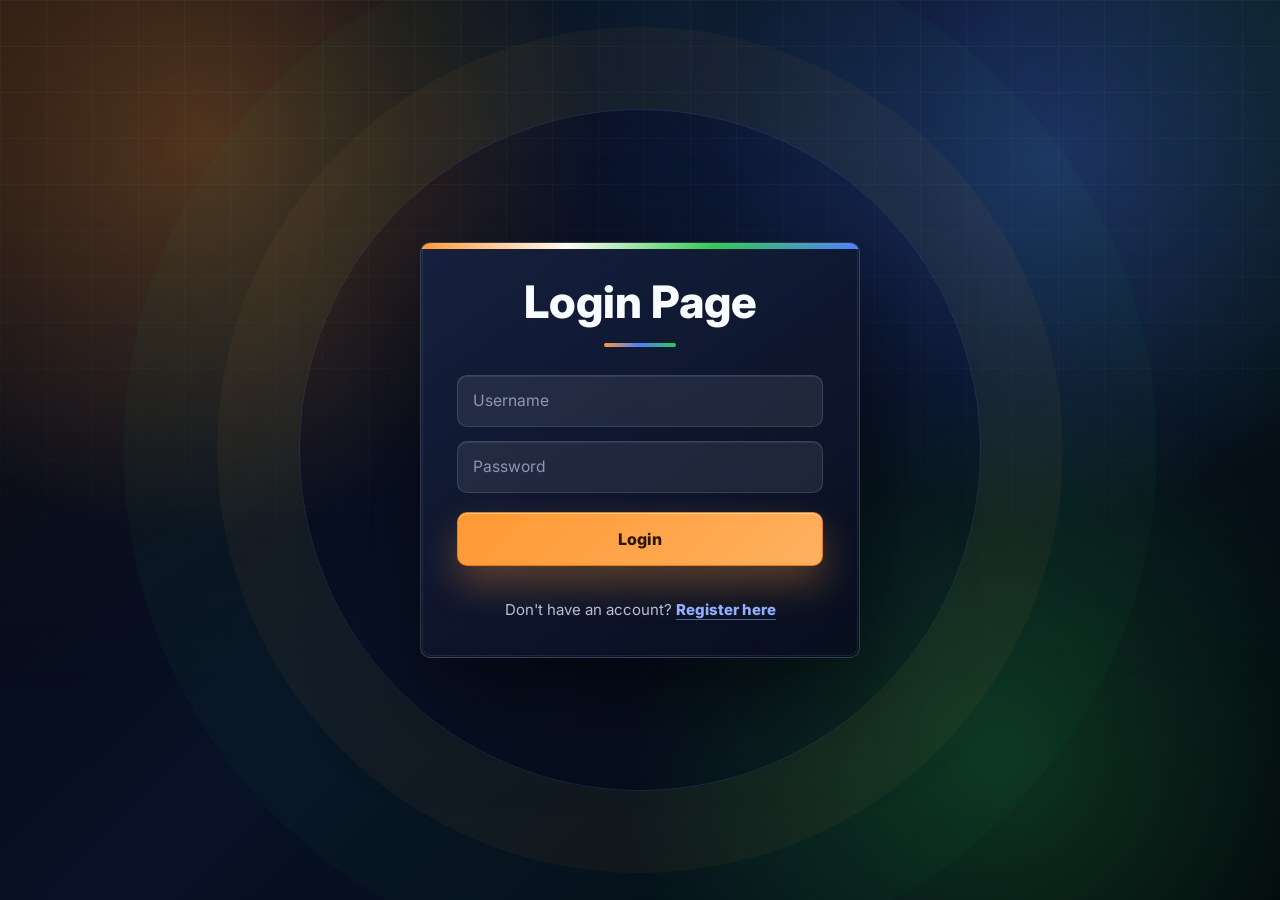
<file: 01_Freeapi Auth/index.html>
<!DOCTYPE html>
<html lang="en">

<head>
    <meta charset="UTF-8">
    <meta name="viewport" content="width=device-width, initial-scale=1.0">
    <title>My App</title>
    <link rel="stylesheet" href="css/style.css">
</head>

<body>
    <div class="container">
    <h1>My app</h1>
    </div>
</body>
<script>
    let accessToken = localStorage.getItem("accessToken");
    if (!accessToken) {
        window.location.href = "login.html";
    }
    else {
        window.location.href = "home.html";
    }
</script>

</html>
</file>
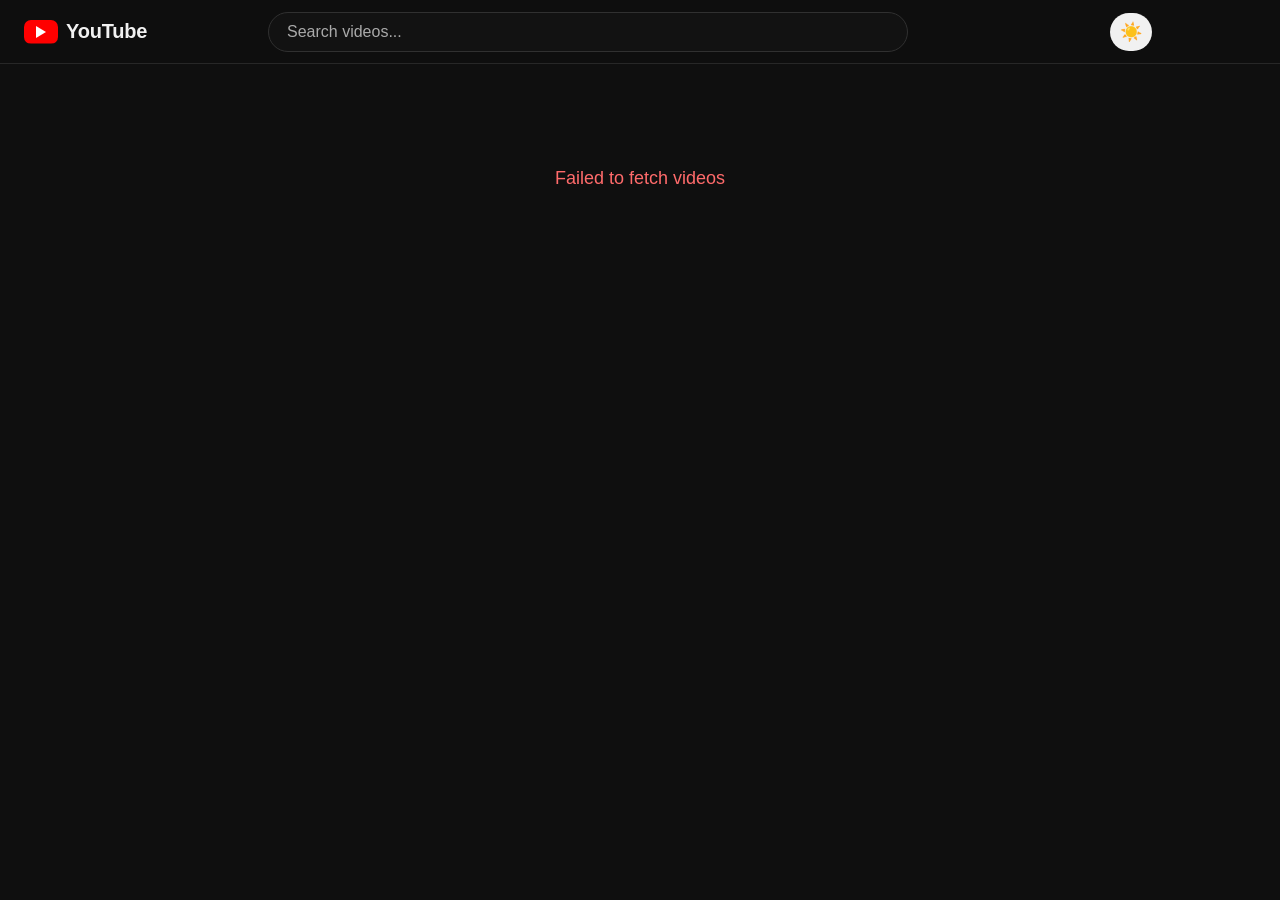
<file: 02_FreeApi_YT_Video_Listing_UI/index.html>
<!DOCTYPE html>
<html lang="en">
<head>
    <meta charset="UTF-8" />
    <meta name="viewport" content="width=device-width, initial-scale=1.0"/>

    <title>YouTube </title>

    <link rel="stylesheet" href="style.css" />
</head>
<body>

    <header class="navbar">

        <div class="logo">
            YouTube 
        </div>

        <div class="search-box">
            <input
                type="text"
                placeholder="Search videos..."
            />
        </div>

        <button
            id="theme-toggle"
            class="theme-toggle"
            type="button"
            aria-label="Switch to light theme"
        >
            ☀️
        </button>

    </header>

    <main>

        <section id="video-container">

        </section>

        <div id="scroll-loader"></div>

    </main>

    <script src="script.js"></script>

</body>
</html>
</file>
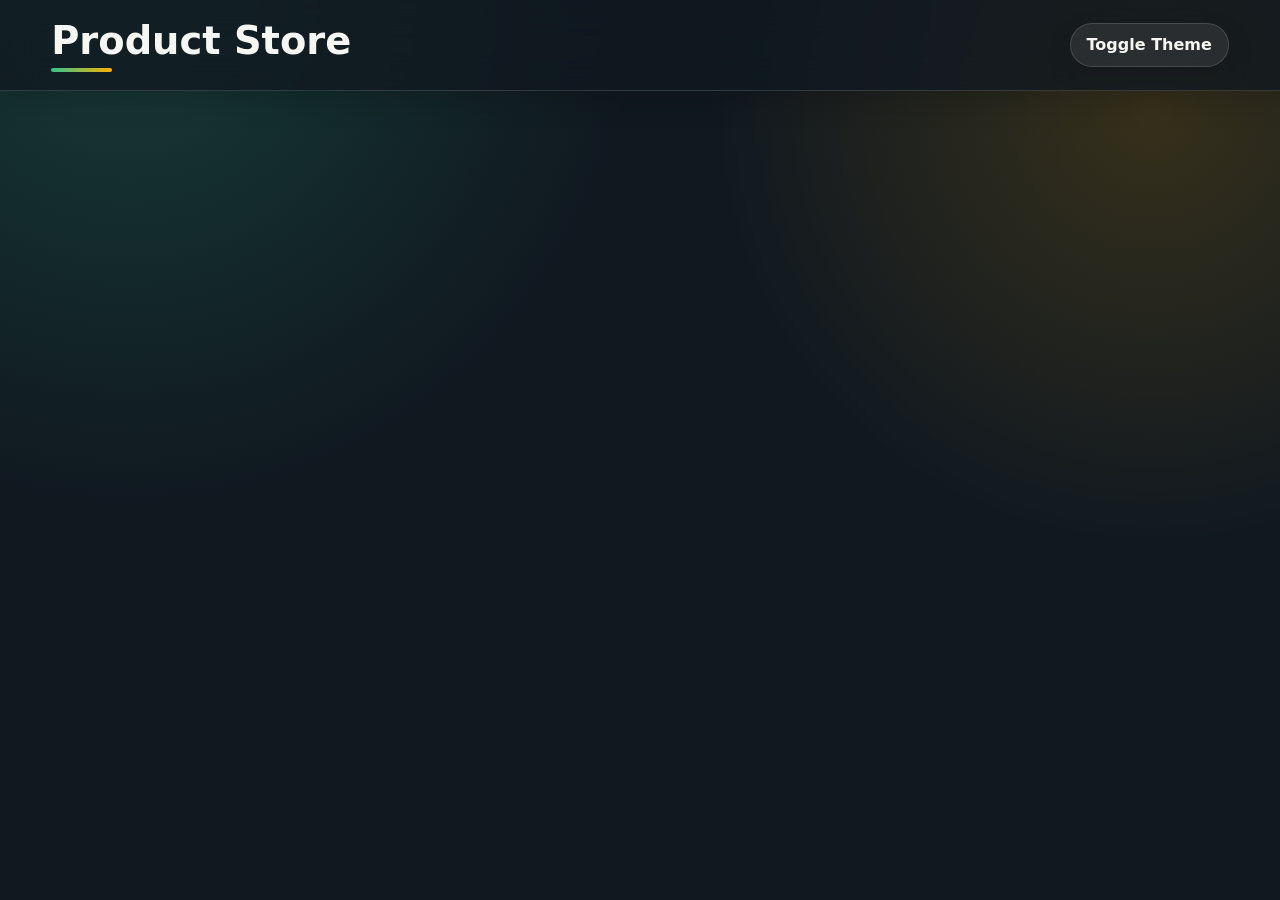
<file: 03_FreeAPI Product Listing Interface/index.html>
<!DOCTYPE html>
<html lang="en">
<head>
    <meta charset="UTF-8">
    <meta name="viewport" content="width=device-width, initial-scale=1.0">
    <title>Document</title>
    <link rel="stylesheet" href="style.css">
</head>
<body>
    <header class="navvar">
        <h1>Product Store</h1>
        <button id="theme-btn">Toggle Theme</button>
    </header>
    <main id="product-container">

    </main>
    <div id="loader">

    </div>
    <div id="sentinel"></div>

    
</body>
<script src="script.js"></script>
</html>
</file>
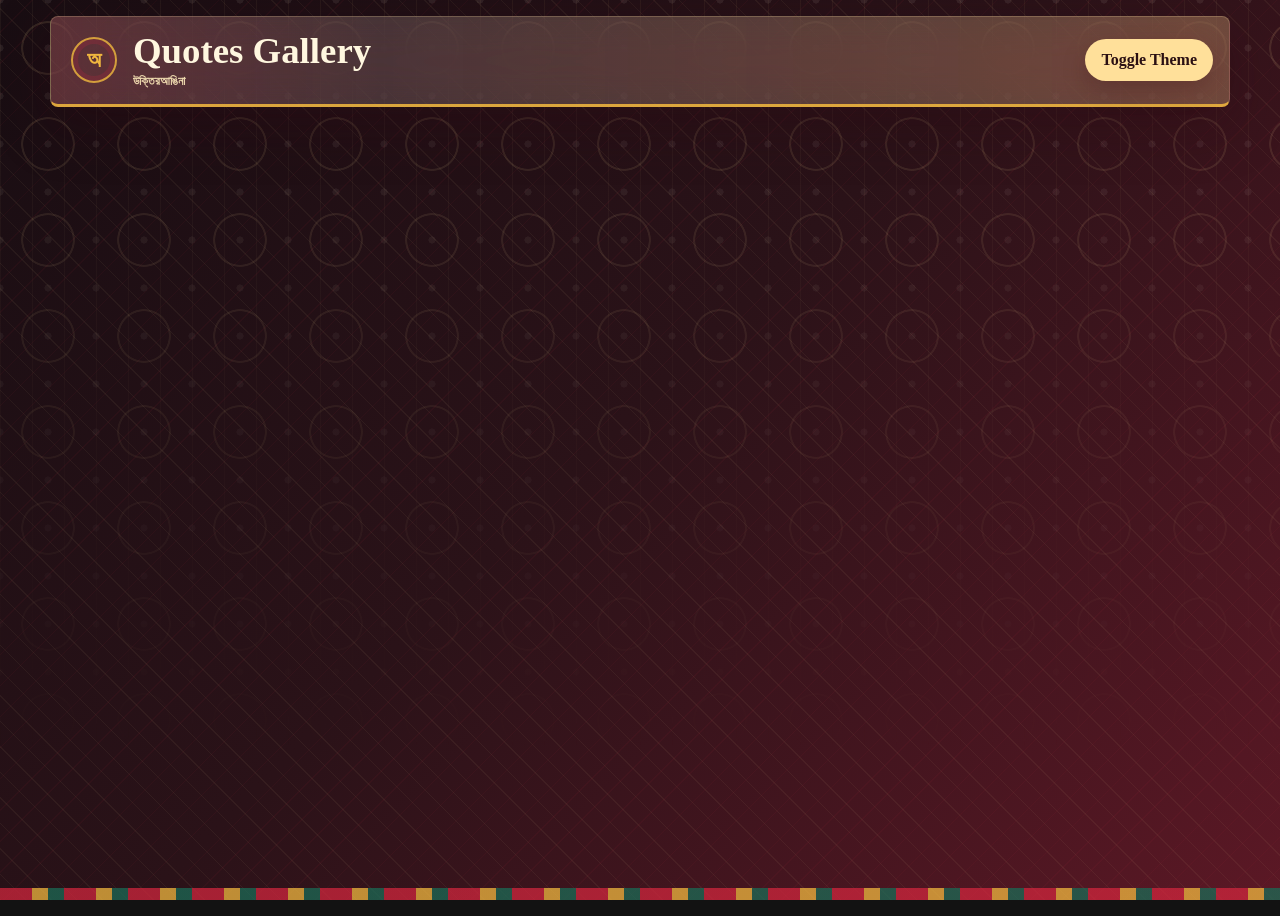
<file: 04_FreeAPI Quotes Listing Application/index.html>
<!DOCTYPE html>
<html lang="en">

<head>

    <meta charset="UTF-8" />

    <meta
        name="viewport"
        content="width=device-width, initial-scale=1.0"
    />

    <title>
        Quotes Gallery
    </title>

    <link
        rel="stylesheet"
        href="style.css"
    />

</head>

<body>

    <header class="navbar">

        <h1>
            Quotes Gallery
        </h1>

        <button id="theme-btn">
            Toggle Theme
        </button>

    </header>



    <main id="quotes-container">

    </main>



    <div id="loader">

        Loading Quotes...

    </div>



    <div id="sentinel"></div>



    <script src="script.js"></script>

</body>

</html>
</file>
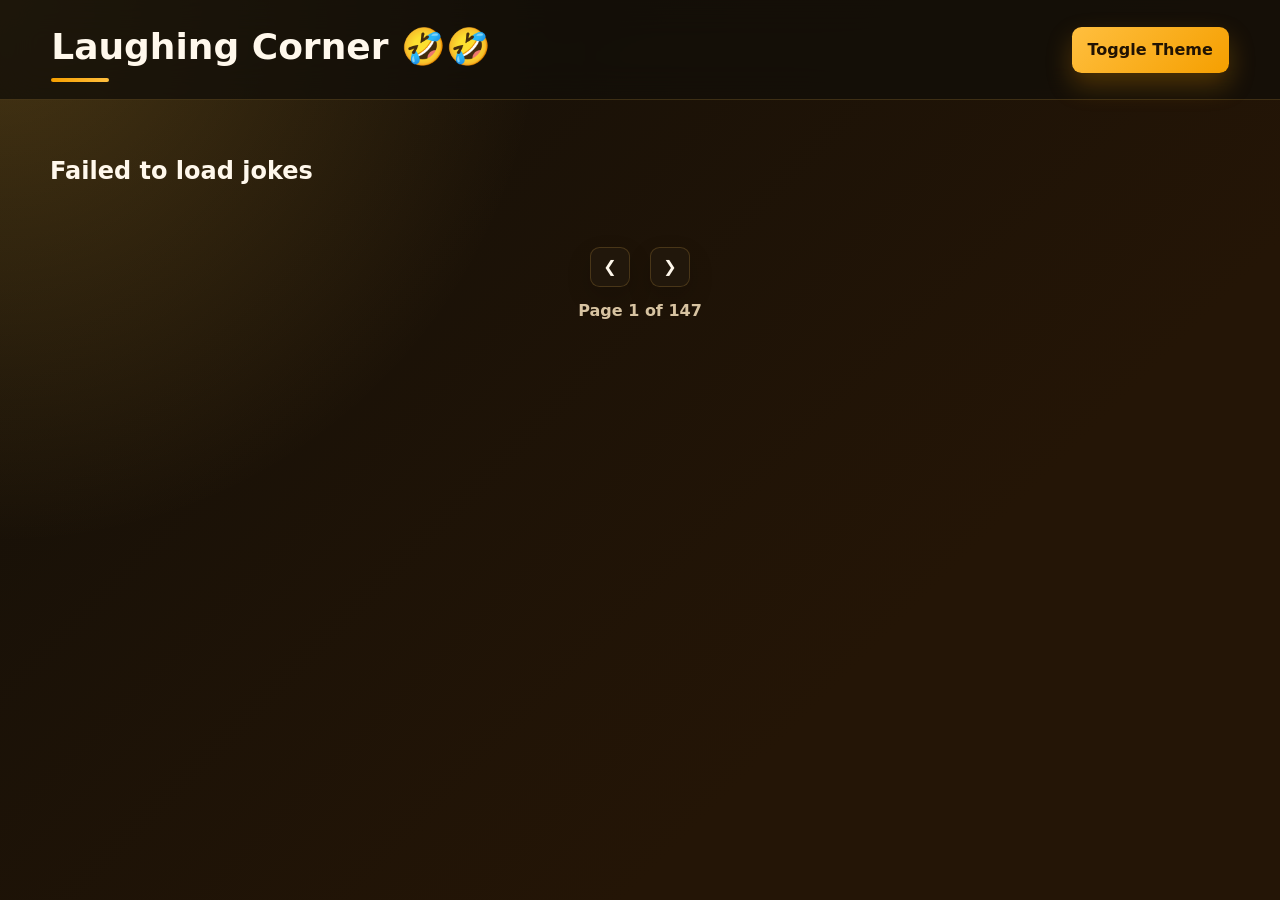
<file: 05 FreeAPI Jokes Viewer Application/index.html>
<!DOCTYPE html>
<html lang="en">

<head>

    <meta charset="UTF-8" />

    <meta
        name="viewport"
        content="
            width=device-width,
            initial-scale=1.0
        "
    />

    <title>
        Jokes Viewer
    </title>

    <link
        rel="stylesheet"
        href="style.css"
    />

</head>

<body>

    <header class="navbar">

        <h1>
            Laughing Corner 🤣🤣
        </h1>

        <button id="theme-btn">

            Toggle Theme

        </button>

    </header>



    <main id="jokes-container">

    </main>



    <div id="loader">

        Loading jokes...

    </div>



    <!-- PAGINATION -->

    <div class="pagination">

        <button
            id="prev-btn"
            class="page-btn"
        >

            ❮

        </button>



        <div
            id="pagination-numbers"
            class="pagination-numbers"
        >

        </div>



        <button
            id="next-btn"
            class="page-btn"
        >

            ❯

        </button>

    </div>



    <p id="page-info">

        Page 1 of 147

    </p>



    <!-- MODAL -->

    <div id="modal" class="modal">

        <div class="modal-content">

            <button id="close-btn">

                ✕

            </button>

            <p id="modal-joke">

            </p>

        </div>

    </div>



    <script src="script.js"></script>

</body>

</html>
</file>
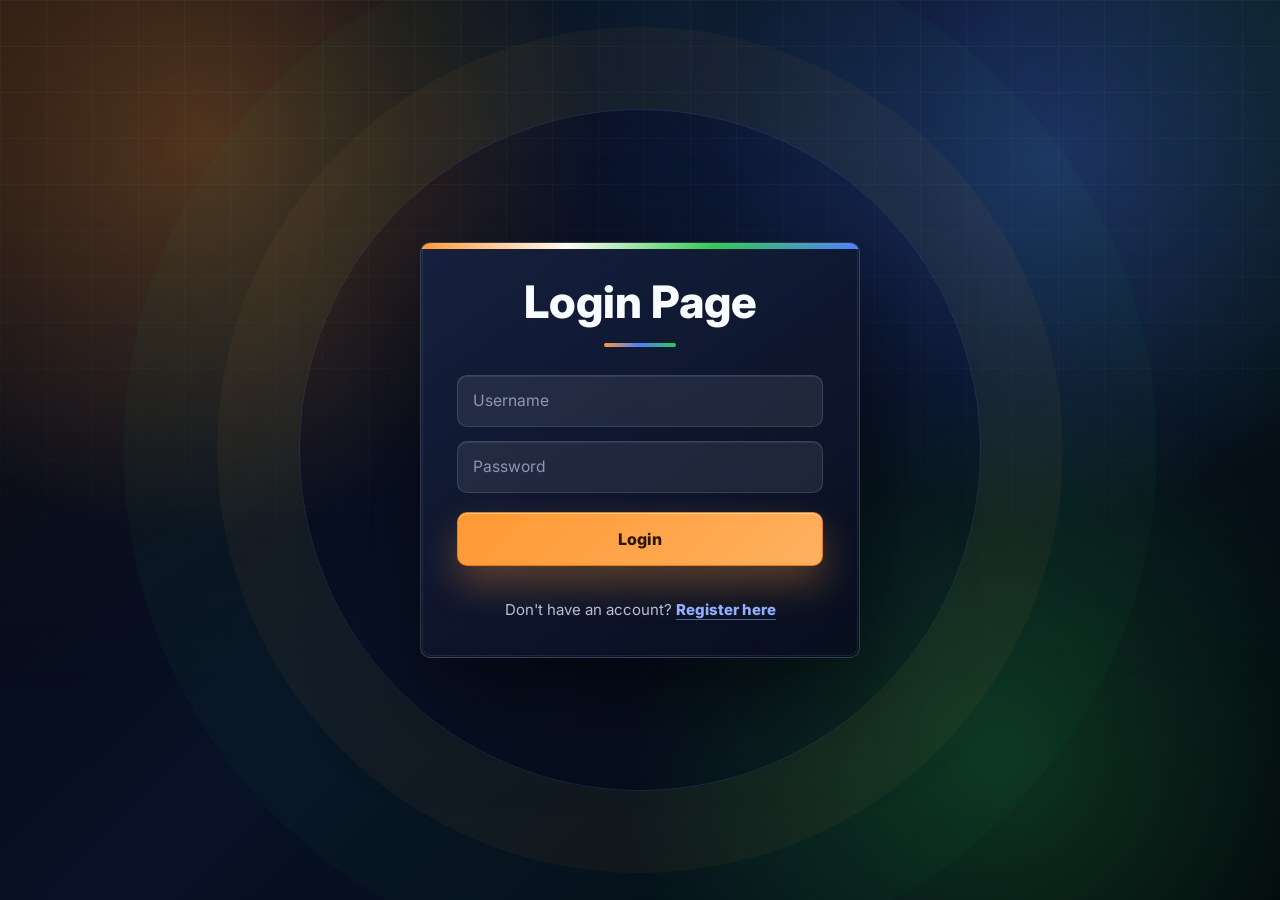
<file: 01_Freeapi Auth/home.html>
<!DOCTYPE html>
<html lang="en">
<head>
    <meta charset="UTF-8">
    <meta name="viewport" content="width=device-width, initial-scale=1.0">
    <title>Home</title>
    <link rel="stylesheet" href="css/style.css">
</head>
<body>
    <button onclick="logout()">Logout</button>
</body>
<script>
    function logout(){
        fetch('https://api.freeapi.app/api/v1/users/logout', {
            method: 'POST',
            headers: {
                'accept': 'application/json'
            }
        })
            .then(response => response.json())
            .then(data => {
                console.log(data);
                localStorage.removeItem("accessToken");
                window.location.href = "login.html";
            })
            .catch(error => {
                console.error(error);
            });
    }
    let accessToken= localStorage.getItem("accessToken");
    if(!accessToken){
        window.location.href="login.html"
    }
    else{
        fetch('https://api.freeapi.app/api/v1/users/current-user',{
            method: 'GET',
            headers: {
                'accept': 'application/json',
                'authorization': `Bearer ${accessToken}`
            }
        })
        .then(res=>res.json())
        .then(data=>{
            console.log(data.data.username);
            document.body.innerHTML+=`<h2>Welcome ${data.data.username} !! </h2>`
            
        })
        .catch(error=>{
            console.log(error);
            localStorage.removeItem("accessToken");
            window.location.href = "login.html";
        })
    }

</script>
</html>
</file>
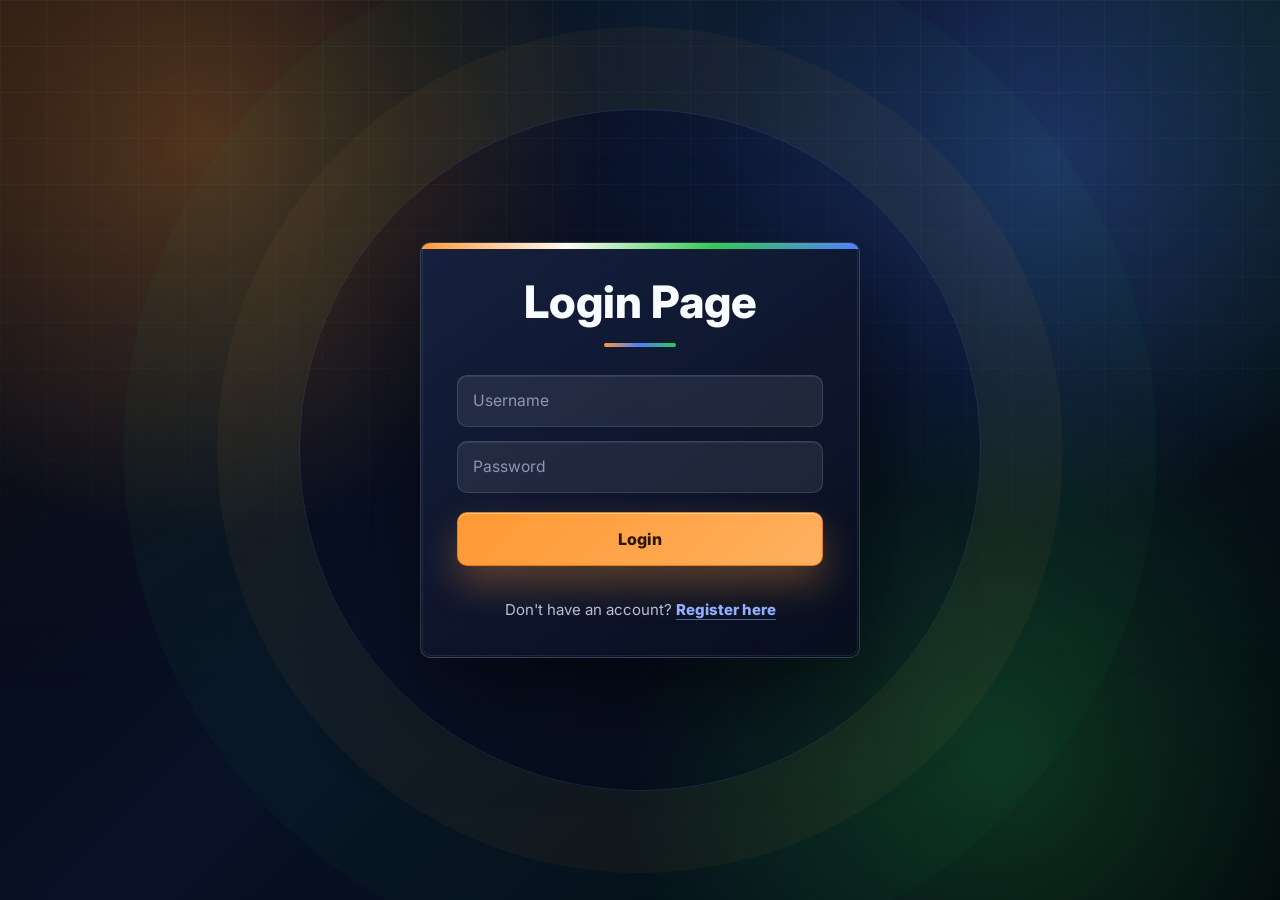
<file: 01_Freeapi Auth/login.html>
<!DOCTYPE html>
<html lang="en">

<head>
    <meta charset="UTF-8">
    <meta name="viewport" content="width=device-width, initial-scale=1.0">
    <title>Login Page</title>
    <link rel="stylesheet" href="css/style.css">
</head>

<body>
    <div class="container">
    <h1>Login Page</h1>
    <!-- cratea  a from where user put password and username -->

    <form id="loginForm">
        <input type="text" id="username" placeholder="Username" required>
        <input type="password" id="password" placeholder="Password" required>
        <button type="submit">Login</button>
        <!-- add a link for regsiter page -->
        <p>Don't have an account? <a href="register.html">Register here</a></p>
    </form>
    </div>
</body>
<!-- // take the value form my from adn store them in variables -->
<script>
    const loginFrom = document.getElementById("loginForm");
    loginFrom.addEventListener("submit", (e) => {
        e.preventDefault();
        const username = document.getElementById("username").value;
        const password = document.getElementById("password").value;
        // check if the username and password are not empty
        if (username && password) {
            fetch('https://api.freeapi.app/api/v1/users/login', {
                method: 'POST',
                headers: {
                    'accept': 'application/json',
                    'content-type': 'application/json'
                },
                body: JSON.stringify({
                    username: username,
                    password: password
                })
            })
                .then(response => response.json())
                .then(data => {
                    console.log(data);
                    localStorage.setItem("accessToken", data.data.accessToken);
                    window.location.href = "home.html";
                })
                .catch(error => {
                    console.error(error);
                });
        }
    })
</script>

</html>
</file>
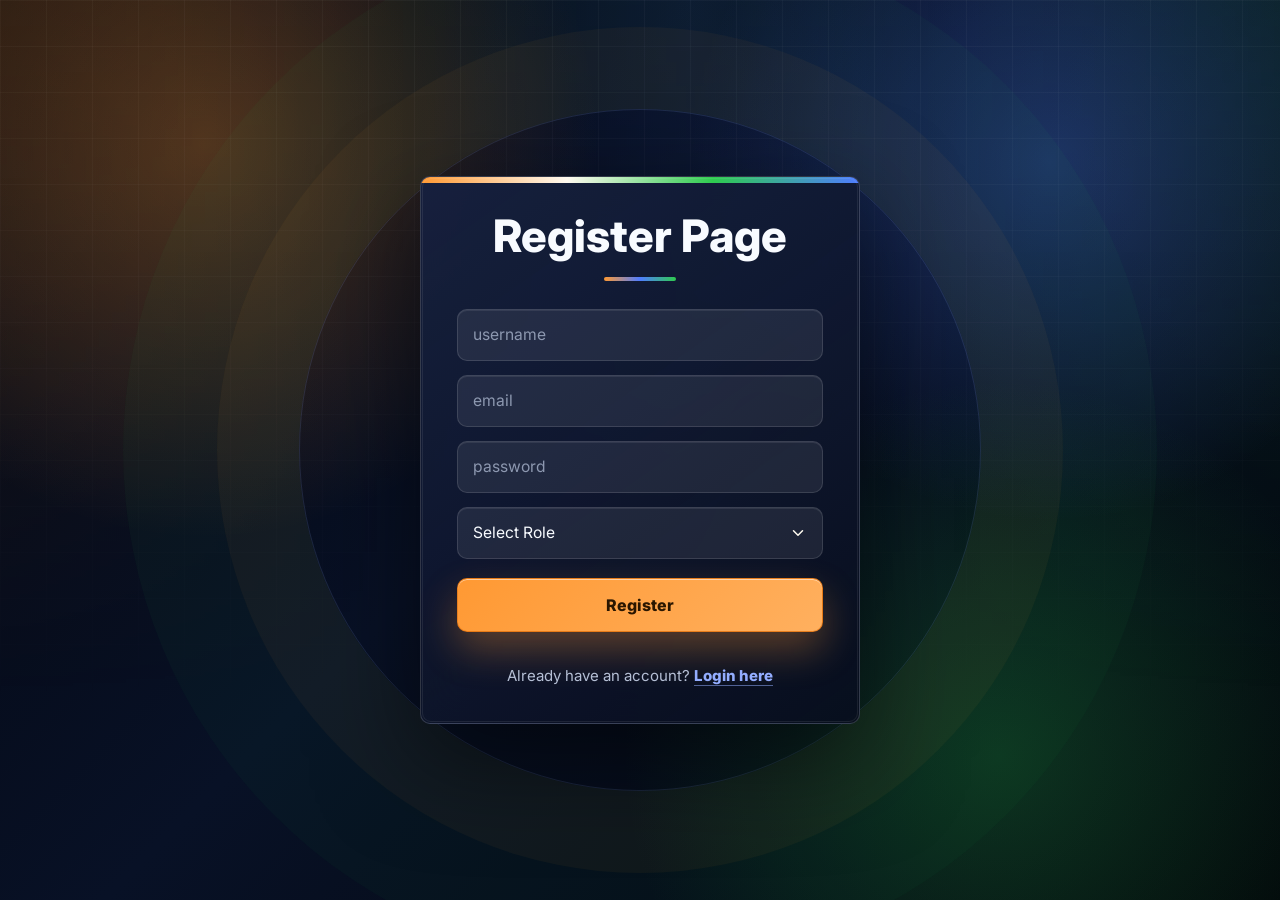
<file: 01_Freeapi Auth/register.html>
<!DOCTYPE html>
<html lang="en">
<head>
    <meta charset="UTF-8">
    <meta name="viewport" content="width=device-width, initial-scale=1.0">
    <title>Register Page</title>
    <link rel="stylesheet" href="css/style.css">
</head>
<body>
    <!-- Create a register form -->
    <div class="container">
        <h1>Register Page</h1>
        <form  id="registerForm">
            <input type="text" id="username" placeholder="username" required>
            <input type="email" id="email" placeholder="email" required>
            <input type="password" id="password" placeholder="password" required>
            <select name="Role" id="role" required>
                <option value="">Select Role</option>
                <option value="USER">USER</option>
                <option value="ADMIN">ADMIN</option>
            </select>
            <button type="submit">Register</button>
            <p>Already have an account? <a href="login.html">Login here</a></p>
        </form>
    </div>
</body>
<script>
    //target the form by id
    //add event listener on submit
      //prevent default form submission
        //get form values
        //validate form values
        //if valid, send fetch request to register endpoint
        //handle response
        //catch errors

        
    const registerForm = document.getElementById("registerForm");
    registerForm.addEventListener("submit", (e)=>{
        e.preventDefault();
        const username=document.getElementById("username").value;
        const email=document.getElementById("email").value;
        const password=document.getElementById("password").value;   
        const role=document.getElementById("role").value;

        if(username && email && password && role){
            fetch('https://api.freeapi.app/api/v1/users/register',{
                method: 'POST',
                headers: {
                    'accept': 'application/json',
                    'content-type': 'application/json'
                },
                body: JSON.stringify({
                    email: email,
                    password: password,
                    role: role,
                    username: username
                })
            })
              .then(res => res.json())
              .then(data =>{
                console.log(data);
                alert("User registered successfully");
                console.log(window.location.href);
                window.location.href="login.html";
                
              })
              .catch(error =>{
                console.error(error);
              });
        }
    })
</script>
</html>
</file>
<file: 01_Freeapi Auth/css/style.css>
@import url("https://fonts.googleapis.com/css2?family=Inter:wght@400;500;600;700;800&display=swap");

:root {
    --saffron: #ff9933;
    --saffron-dark: #e17813;
    --green: #2ecb4f;
    --green-dark: #15a833;
    --blue: #4f7dff;
    --blue-dark: #93adff;
    --navy: #070b18;
    --white: #fffaf0;
    --glass: rgba(12, 18, 36, 0.72);
    --glass-strong: rgba(16, 24, 46, 0.94);
    --ink: #f8fbff;
    --muted: #b5bfd5;
    --line: rgba(255, 255, 255, 0.16);
    --line-dark: rgba(255, 255, 255, 0.12);
    --shadow: 0 34px 100px rgba(0, 0, 0, 0.54);
    --radius: 10px;
}

* {
    box-sizing: border-box;
    margin: 0;
    padding: 0;
}

html {
    min-height: 100%;
}

body {
    min-height: 100vh;
    padding: 24px;
    font-family: "Inter", Arial, sans-serif;
    color: var(--ink);
    line-height: 1.5;
    display: flex;
    align-items: center;
    justify-content: center;
    background:
        radial-gradient(circle at 16% 16%, rgba(255, 153, 51, 0.28), transparent 30%),
        radial-gradient(circle at 82% 18%, rgba(79, 125, 255, 0.3), transparent 28%),
        radial-gradient(circle at 78% 84%, rgba(46, 203, 79, 0.22), transparent 30%),
        linear-gradient(135deg, #03050d 0%, #081126 46%, #02060a 100%);
    overflow-x: hidden;
}

body::before {
    content: "";
    position: fixed;
    inset: 0;
    pointer-events: none;
    background:
        linear-gradient(90deg, rgba(255, 153, 51, 0.12), transparent 32%, rgba(79, 125, 255, 0.11) 54%, transparent 72%, rgba(46, 203, 79, 0.11)),
        linear-gradient(rgba(255, 255, 255, 0.045) 1px, transparent 1px),
        linear-gradient(90deg, rgba(255, 255, 255, 0.045) 1px, transparent 1px);
    background-size: auto, 46px 46px, 46px 46px;
    mask-image: linear-gradient(to bottom, rgba(0, 0, 0, 0.78), transparent 78%);
}

body::after {
    content: "";
    position: fixed;
    width: min(680px, 84vw);
    aspect-ratio: 1;
    left: 50%;
    top: 50%;
    transform: translate(-50%, -50%);
    pointer-events: none;
    border-radius: 50%;
    border: 1px solid rgba(147, 173, 255, 0.14);
    box-shadow:
        0 0 0 82px rgba(255, 153, 51, 0.045),
        0 0 0 176px rgba(46, 203, 79, 0.034);
}

.container,
h2 {
    position: relative;
    z-index: 1;
    border: 1px solid var(--line);
    border-radius: var(--radius);
    background:
        linear-gradient(145deg, rgba(23, 34, 64, 0.9), rgba(7, 12, 28, 0.72)),
        var(--glass);
    box-shadow: var(--shadow), inset 0 1px 0 rgba(255, 255, 255, 0.12);
    backdrop-filter: blur(24px) saturate(145%);
    -webkit-backdrop-filter: blur(24px) saturate(145%);
    overflow: hidden;
}

.container {
    width: min(100%, 440px);
    padding: 38px 36px 36px;
}

.container::before,
h2::before {
    content: "";
    position: absolute;
    inset: 0;
    height: 6px;
    background: linear-gradient(90deg, var(--saffron), var(--white), var(--green), var(--blue));
}

.container::after,
h2::after {
    content: "";
    position: absolute;
    inset: 1px;
    border-radius: calc(var(--radius) - 1px);
    pointer-events: none;
    border: 1px solid rgba(255, 255, 255, 0.08);
}

h1,
h2 {
    text-align: center;
    letter-spacing: 0;
}

.container h1 {
    margin-bottom: 28px;
    color: var(--ink);
    font-size: clamp(2rem, 8vw, 2.8rem);
    line-height: 0.98;
    font-weight: 800;
}

.container h1::after {
    content: "";
    display: block;
    width: 72px;
    height: 4px;
    margin: 18px auto 0;
    border-radius: 999px;
    background: linear-gradient(90deg, var(--saffron), var(--blue), var(--green));
}

h2 {
    width: min(100%, 760px);
    padding: clamp(34px, 7vw, 68px);
    color: var(--ink);
    font-size: clamp(2rem, 7vw, 4.2rem);
    line-height: 1.04;
    font-weight: 800;
}

form {
    display: flex;
    flex-direction: column;
    gap: 14px;
}

input,
select {
    width: 100%;
    min-height: 52px;
    padding: 0 15px;
    border: 1px solid var(--line-dark);
    border-radius: var(--radius);
    outline: none;
    background: rgba(255, 255, 255, 0.08);
    color: var(--ink);
    font: inherit;
    font-size: 0.98rem;
    box-shadow: inset 0 1px 0 rgba(255, 255, 255, 0.08);
    transition: background 180ms ease, border-color 180ms ease, box-shadow 180ms ease, transform 180ms ease;
}

input::placeholder {
    color: #8d98b0;
}

input:hover,
select:hover {
    background: rgba(255, 255, 255, 0.12);
    border-color: rgba(79, 125, 255, 0.44);
}

input:focus,
select:focus {
    background: var(--glass-strong);
    border-color: var(--blue);
    box-shadow:
        0 0 0 4px rgba(79, 125, 255, 0.18),
        inset 0 1px 0 rgba(255, 255, 255, 0.12);
    transform: translateY(-1px);
}

select {
    appearance: none;
    cursor: pointer;
    padding-right: 44px;
    background-image: url("data:image/svg+xml,%3Csvg width='18' height='18' viewBox='0 0 24 24' fill='none' xmlns='http://www.w3.org/2000/svg'%3E%3Cpath d='M6 9L12 15L18 9' stroke='%23fffaf0' stroke-width='2' stroke-linecap='round' stroke-linejoin='round'/%3E%3C/svg%3E");
    background-repeat: no-repeat;
    background-position: right 15px center;
}

select option {
    background: #10182e;
    color: var(--ink);
}

button {
    border-radius: var(--radius);
    font: inherit;
    cursor: pointer;
    transition: transform 180ms ease, box-shadow 180ms ease, background 180ms ease, color 180ms ease;
}

button[type="submit"] {
    width: 100%;
    min-height: 54px;
    margin-top: 5px;
    border: 1px solid rgba(225, 113, 12, 0.75);
    background: linear-gradient(135deg, var(--saffron), #ffb05f);
    color: #2a1600;
    font-weight: 800;
    box-shadow: 0 18px 38px rgba(255, 153, 51, 0.32), inset 0 1px 0 rgba(255, 255, 255, 0.5);
}

button[type="submit"]:hover {
    background: linear-gradient(135deg, #ffad55, var(--saffron-dark));
    transform: translateY(-2px);
    box-shadow: 0 22px 46px rgba(255, 153, 51, 0.42), inset 0 1px 0 rgba(255, 255, 255, 0.55);
}

button[type="submit"]:active,
button:not([type="submit"]):active {
    transform: translateY(0);
}

button:not([type="submit"]) {
    position: fixed;
    top: 22px;
    right: 22px;
    z-index: 2;
    min-height: 44px;
    padding: 0 18px;
    border: 1px solid rgba(255, 255, 255, 0.52);
    background: rgba(79, 125, 255, 0.22);
    color: #ffffff;
    font-weight: 800;
    box-shadow: 0 16px 38px rgba(0, 0, 0, 0.26);
    backdrop-filter: blur(18px) saturate(145%);
    -webkit-backdrop-filter: blur(18px) saturate(145%);
}

button:not([type="submit"]):hover {
    background: var(--green);
    color: #ffffff;
    transform: translateY(-2px);
    box-shadow: 0 18px 42px rgba(19, 136, 8, 0.28);
}

p {
    margin-top: 19px;
    color: var(--muted);
    font-size: 0.94rem;
    text-align: center;
}

a {
    color: var(--blue-dark);
    font-weight: 800;
    text-decoration: none;
    border-bottom: 1px solid rgba(147, 173, 255, 0.52);
}

a:hover {
    color: var(--green-dark);
    border-bottom-color: currentColor;
}

@media (max-width: 520px) {
    body {
        align-items: stretch;
        padding: 18px;
    }

    .container,
    h2 {
        margin: auto 0;
    }

    .container {
        padding: 32px 20px 26px;
    }

    button:not([type="submit"]) {
        top: 14px;
        right: 14px;
        min-height: 42px;
        padding: 0 15px;
    }
}
</file>
<file: 02_FreeApi_YT_Video_Listing_UI/style.css>
* {
    box-sizing: border-box;
}

:root {
    --page-bg: #0f0f0f;
    --surface-bg: rgba(15, 15, 15, 0.96);
    --input-bg: #121212;
    --placeholder-bg: #272727;
    --border-color: #272727;
    --input-border: #303030;
    --text-primary: #f1f1f1;
    --text-secondary: #aaa;
    --button-bg: #f1f1f1;
    --button-text: #0f0f0f;
    --button-hover: #d9d9d9;
    --focus-blue: #3ea6ff;
    --error: #ff6b6b;
}

html {
    font-family: Arial, Roboto, sans-serif;
    background: var(--page-bg);
    color: var(--text-primary);
}

body {
    margin: 0;
    min-height: 100vh;
    background: var(--page-bg);
}

body.light-theme {
    --page-bg: #fff;
    --surface-bg: rgba(255, 255, 255, 0.96);
    --input-bg: #fff;
    --placeholder-bg: #f2f2f2;
    --border-color: #e5e5e5;
    --input-border: #c6c6c6;
    --text-primary: #0f0f0f;
    --text-secondary: #606060;
    --button-bg: #0f0f0f;
    --button-text: #fff;
    --button-hover: #272727;
    --focus-blue: #1c62b9;
    --error: #c00;
}

.navbar {
    position: sticky;
    top: 0;
    z-index: 10;
    display: grid;
    grid-template-columns: 220px minmax(220px, 640px) 220px;
    align-items: center;
    gap: 24px;
    height: 64px;
    padding: 0 24px;
    border-bottom: 1px solid var(--border-color);
    background: var(--surface-bg);
    backdrop-filter: blur(12px);
}

.logo {
    position: relative;
    display: inline-flex;
    align-items: center;
    gap: 8px;
    width: max-content;
    font-size: 20px;
    font-weight: 700;
    letter-spacing: -0.2px;
    white-space: nowrap;
}

.logo::before {
    content: "";
    width: 34px;
    height: 24px;
    border-radius: 7px;
    background: #ff0000;
    clip-path: polygon(0 0, 100% 0, 100% 100%, 0 100%);
}

.logo::after {
    content: "";
    position: absolute;
    left: 12px;
    top: 50%;
    width: 0;
    height: 0;
    border-top: 6px solid transparent;
    border-bottom: 6px solid transparent;
    border-left: 10px solid #fff;
    transform: translateY(-50%);
}

.search-box {
    justify-self: center;
    width: min(100%, 640px);
}

.search-box input {
    width: 100%;
    height: 40px;
    padding: 0 18px;
    border: 1px solid var(--input-border);
    border-radius: 20px;
    outline: none;
    background: var(--input-bg);
    color: var(--text-primary);
    font-size: 16px;
    transition: border-color 140ms ease, box-shadow 140ms ease;
}

.search-box input::placeholder {
    color: var(--text-secondary);
}

.search-box input:focus {
    border-color: var(--focus-blue);
    box-shadow: inset 0 0 0 1px var(--focus-blue);
}

.theme-toggle {
    justify-self: end;
    min-width: 42px;
    height: 38px;
    padding: 0;
    border: 0;
    border-radius: 19px;
    background: var(--button-bg);
    color: var(--button-text);
    font-size: 18px;
    font-weight: 700;
    cursor: pointer;
    transition: background 140ms ease, transform 140ms ease;
}

.theme-toggle:hover {
    background: var(--button-hover);
}

.theme-toggle:active {
    transform: scale(0.98);
}

main {
    max-width: 1680px;
    margin: 0 auto;
    padding: 24px;
}

#video-container {
    display: grid;
    grid-template-columns: repeat(auto-fill, minmax(280px, 1fr));
    gap: 36px 18px;
    align-items: start;
}

.card {
    min-width: 0;
    color: inherit;
    cursor: pointer;
    text-decoration: none;
}

.thumbnail-container {
    position: relative;
    overflow: hidden;
    width: 100%;
    aspect-ratio: 16 / 9;
    border-radius: 12px;
    background: var(--placeholder-bg);
}

.thumbnail {
    display: block;
    width: 100%;
    height: 100%;
    object-fit: cover;
    transition: transform 180ms ease, filter 180ms ease;
}

.card:hover .thumbnail {
    transform: scale(1.015);
    filter: brightness(0.88);
}

.duration {
    position: absolute;
    right: 6px;
    bottom: 6px;
    min-width: 36px;
    padding: 3px 5px;
    border-radius: 4px;
    background: rgba(0, 0, 0, 0.82);
    color: #fff;
    font-size: 12px;
    font-weight: 600;
    line-height: 1.2;
    text-align: center;
}

.card-content {
    padding: 12px 4px 0;
}

.title {
    display: -webkit-box;
    overflow: hidden;
    margin: 0 0 6px;
    color: var(--text-primary);
    font-size: 16px;
    font-weight: 600;
    line-height: 1.35;
    -webkit-box-orient: vertical;
    -webkit-line-clamp: 2;
}

.channel,
.meta {
    margin: 0;
    color: var(--text-secondary);
    font-size: 14px;
    line-height: 1.45;
}

.channel {
    overflow: hidden;
    text-overflow: ellipsis;
    white-space: nowrap;
}

.message {
    grid-column: 1 / -1;
    margin: 80px 0;
    color: var(--text-secondary);
    font-size: 18px;
    font-weight: 500;
    text-align: center;
}

.message.error {
    color: var(--error);
}

.pagination {
    display: flex;
    justify-content: center;
    align-items: center;
    gap: 14px;
    margin: 44px 0 12px;
}

.pagination button {
    min-width: 96px;
    height: 38px;
    padding: 0 18px;
    border: 0;
    border-radius: 19px;
    background: #0f0f0f;
    color: #fff;
    font-size: 14px;
    font-weight: 600;
    cursor: pointer;
    transition: background 140ms ease, transform 140ms ease;
}

.pagination button:hover:not(:disabled) {
    background: #272727;
}

.pagination button:active:not(:disabled) {
    transform: scale(0.98);
}

.pagination button:disabled {
    background: #f2f2f2;
    color: #909090;
    cursor: not-allowed;
}

#page-number {
    min-width: 72px;
    color: #606060;
    font-size: 14px;
    font-weight: 500;
    text-align: center;
}

@media (max-width: 900px) {
    .navbar {
        grid-template-columns: auto 1fr auto;
        gap: 16px;
        padding: 0 16px;
    }
}

@media (max-width: 640px) {
    .navbar {
        grid-template-columns: 1fr auto;
        height: auto;
        gap: 12px;
        padding: 12px 14px;
    }

    .logo {
        font-size: 19px;
    }

    .search-box {
        grid-column: 1 / -1;
        width: 100%;
    }

    main {
        padding: 16px 12px;
    }

    #video-container {
        grid-template-columns: 1fr;
        gap: 28px;
    }

    .thumbnail-container {
        border-radius: 10px;
    }

    .pagination {
        gap: 10px;
    }

    .pagination button {
        min-width: 82px;
        padding: 0 14px;
    }
}
</file>
<file: 03_FreeAPI Product Listing Interface/style.css>
* {
  box-sizing: border-box;
  margin: 0;
  padding: 0;
}

:root {
  --bg: #101820;
  --surface: rgba(255, 255, 255, 0.08);
  --surface-strong: rgba(255, 255, 255, 0.14);
  --text: #f6f7f2;
  --muted: #aab7b8;
  --accent: #31c48d;
  --accent-strong: #ffb000;
  --border: rgba(255, 255, 255, 0.14);
  --shadow: 0 22px 60px rgba(0, 0, 0, 0.28);
}

body.light {
  --bg: #f4f7f6;
  --surface: rgba(255, 255, 255, 0.86);
  --surface-strong: #ffffff;
  --text: #17242a;
  --muted: #64747b;
  --accent: #087f5b;
  --accent-strong: #e67700;
  --border: rgba(23, 36, 42, 0.12);
  --shadow: 0 18px 45px rgba(30, 47, 54, 0.12);
}

html {
  scroll-behavior: smooth;
}

body {
  min-height: 100vh;
  color: var(--text);
  font-family: Inter, ui-sans-serif, system-ui, -apple-system, BlinkMacSystemFont,
    "Segoe UI", sans-serif;
  background:
    radial-gradient(circle at 10% 0%, rgba(49, 196, 141, 0.2), transparent 32rem),
    radial-gradient(circle at 90% 12%, rgba(255, 176, 0, 0.16), transparent 28rem),
    linear-gradient(135deg, var(--bg), var(--bg));
  transition: background 250ms ease, color 250ms ease;
}

a {
  color: inherit;
  text-decoration: none;
}

.navvar {
  position: sticky;
  top: 0;
  z-index: 10;
  display: flex;
  align-items: center;
  justify-content: space-between;
  gap: 1rem;
  padding: 1.1rem clamp(1rem, 4vw, 4rem);
  border-bottom: 1px solid var(--border);
  background: rgba(16, 24, 32, 0.76);
  backdrop-filter: blur(18px);
  box-shadow: 0 10px 30px rgba(0, 0, 0, 0.16);
}

body.light .navvar {
  background: rgba(244, 247, 246, 0.78);
}

.navvar h1 {
  font-size: clamp(1.5rem, 3vw, 2.4rem);
  font-weight: 800;
  letter-spacing: 0;
}

.navvar h1::after {
  content: "";
  display: block;
  width: 3.8rem;
  height: 0.25rem;
  margin-top: 0.35rem;
  border-radius: 999px;
  background: linear-gradient(90deg, var(--accent), var(--accent-strong));
}

#theme-btn {
  min-height: 2.75rem;
  padding: 0 1rem;
  border: 1px solid var(--border);
  border-radius: 999px;
  color: var(--text);
  font: inherit;
  font-weight: 700;
  cursor: pointer;
  background: var(--surface);
  box-shadow: 0 10px 28px rgba(0, 0, 0, 0.12);
  transition: transform 180ms ease, border-color 180ms ease, background 180ms ease;
}

#theme-btn:hover {
  transform: translateY(-2px);
  border-color: color-mix(in srgb, var(--accent) 60%, var(--border));
  background: var(--surface-strong);
}

#theme-btn:active {
  transform: translateY(0);
}

#product-container {
  width: min(1180px, calc(100% - 2rem));
  margin: 2.25rem auto 3rem;
  display: grid;
  grid-template-columns: repeat(auto-fit, minmax(230px, 1fr));
  gap: 1.25rem;
}

.card {
  display: flex;
  min-height: 100%;
  flex-direction: column;
  overflow: hidden;
  border: 1px solid var(--border);
  border-radius: 8px;
  background: var(--surface);
  box-shadow: var(--shadow);
  backdrop-filter: blur(14px);
  transition: transform 220ms ease, box-shadow 220ms ease, border-color 220ms ease;
}

.card:hover {
  transform: translateY(-7px);
  border-color: color-mix(in srgb, var(--accent) 55%, var(--border));
  box-shadow: 0 26px 70px rgba(0, 0, 0, 0.32);
}

body.light .card:hover {
  box-shadow: 0 24px 60px rgba(30, 47, 54, 0.18);
}

.image-container {
  position: relative;
  aspect-ratio: 1 / 0.82;
  overflow: hidden;
  background: #e9eeee;
}

.image-container img {
  width: 100%;
  height: 100%;
  display: block;
  content: url("new-product.svg");
  object-fit: cover;
  transition: transform 350ms ease, filter 350ms ease;
}

.card:hover img {
  transform: scale(1.06);
  filter: saturate(1.06) contrast(1.03);
}

.discount {
  position: absolute;
  top: 0.75rem;
  left: 0.75rem;
  padding: 0.4rem 0.65rem;
  border-radius: 999px;
  color: #17242a;
  font-size: 0.76rem;
  font-weight: 900;
  background: linear-gradient(135deg, #ffcf4d, #ff9f1c);
  box-shadow: 0 10px 24px rgba(0, 0, 0, 0.2);
}

.content {
  display: flex;
  flex: 1;
  flex-direction: column;
  gap: 0.65rem;
  padding: 1rem;
}

.title {
  min-height: 3.1rem;
  font-size: 1.05rem;
  line-height: 1.45;
  font-weight: 800;
}

.brand {
  color: var(--muted);
  font-size: 0.92rem;
  font-weight: 700;
}

.category {
  width: fit-content;
  max-width: 100%;
  padding: 0.38rem 0.62rem;
  border: 1px solid var(--border);
  border-radius: 999px;
  color: var(--accent);
  font-size: 0.78rem;
  font-weight: 800;
  text-transform: capitalize;
  background: color-mix(in srgb, var(--accent) 10%, transparent);
}

.price-section {
  display: flex;
  align-items: center;
  justify-content: space-between;
  gap: 0.75rem;
  margin-top: auto;
  padding-top: 0.55rem;
}

.price {
  font-size: 1.25rem;
  font-weight: 900;
  color: var(--text);
}

.rating {
  flex: 0 0 auto;
  padding: 0.35rem 0.55rem;
  border-radius: 999px;
  font-size: 0.85rem;
  font-weight: 800;
  color: #1d2930;
  background: #ffe8a3;
}

.stock {
  color: var(--muted);
  font-size: 0.9rem;
  font-weight: 700;
}

#loader {
  width: fit-content;
  min-width: 3rem;
  margin: 0 auto 2rem;
  color: var(--muted);
  text-align: center;
}

#loader::before {
  content: "";
  display: inline-block;
  width: 2.25rem;
  height: 2.25rem;
  border: 0.25rem solid var(--border);
  border-top-color: var(--accent);
  border-radius: 50%;
  animation: spin 750ms linear infinite;
}

#loader h2 {
  font-size: 1rem;
  color: #ff6b6b;
}

#loader h2 + * {
  display: none;
}

#sentinel {
  width: 100%;
  height: 1px;
}

@keyframes spin {
  to {
    transform: rotate(360deg);
  }
}

@media (max-width: 640px) {
  .navvar {
    align-items: flex-start;
    flex-direction: column;
    padding: 1rem;
  }

  #theme-btn {
    width: 100%;
  }

  #product-container {
    width: min(100% - 1rem, 34rem);
    margin-top: 1rem;
    grid-template-columns: 1fr;
    gap: 1rem;
  }

  .title {
    min-height: auto;
  }
}
</file>
<file: 04_FreeAPI Quotes Listing Application/style.css>
:root {
    color-scheme: dark;
    --bg: #180d12;
    --bg-soft: #2a1218;
    --surface: rgba(255, 248, 229, 0.1);
    --surface-strong: rgba(255, 248, 229, 0.17);
    --text: #fff7df;
    --muted: #ecd7ad;
    --line: rgba(255, 229, 169, 0.22);
    --shadow: 0 26px 76px rgba(47, 8, 18, 0.46);
    --nav-shadow: 0 18px 54px rgba(47, 8, 18, 0.34);
    --button-bg: #ffe09a;
    --button-text: #2a0f12;
    --focus: #ffe09a;
    --alta: #cf263d;
    --turmeric: #f0b73f;
    --leaf: #1b6a55;
    --ink: #2a0f12;
}

body.light {
    color-scheme: light;
    --bg: #fff3d6;
    --bg-soft: #f7dfad;
    --surface: rgba(255, 255, 246, 0.66);
    --surface-strong: rgba(255, 255, 246, 0.9);
    --text: #2a0f12;
    --muted: #765b36;
    --line: rgba(133, 36, 47, 0.2);
    --shadow: 0 24px 70px rgba(116, 54, 29, 0.2);
    --nav-shadow: 0 18px 46px rgba(116, 54, 29, 0.16);
    --button-bg: #b91634;
    --button-text: #fff8e7;
    --focus: #1b6a55;
}

* {
    box-sizing: border-box;
}

html {
    scroll-behavior: smooth;
}

body {
    min-height: 100vh;
    margin: 0;
    color: var(--text);
    font-family: "Noto Serif Bengali", "Nirmala UI", "Vrinda", Georgia, ui-serif, serif;
    background:
        repeating-linear-gradient(45deg, rgba(255, 224, 154, 0.05) 0 1px, transparent 1px 18px),
        repeating-linear-gradient(-45deg, rgba(207, 38, 61, 0.05) 0 1px, transparent 1px 22px),
        linear-gradient(135deg, var(--bg), var(--bg-soft) 48%, #5b1825);
    background-attachment: fixed;
    transition: background-color 220ms ease, color 220ms ease;
}

body::before {
    position: fixed;
    inset: 0;
    z-index: -1;
    pointer-events: none;
    content: "";
    background-image:
        radial-gradient(circle, transparent 36%, rgba(255, 224, 154, 0.12) 37% 39%, transparent 40%),
        radial-gradient(circle, rgba(255, 248, 229, 0.08) 10%, transparent 11%),
        linear-gradient(90deg, rgba(255, 224, 154, 0.05) 1px, transparent 1px);
    background-position: 0 0, 24px 24px, 0 0;
    background-size: 96px 96px, 48px 48px, 32px 32px;
    mask-image: linear-gradient(to bottom, #000, transparent 86%);
}

body::after {
    position: fixed;
    inset: auto 0 0;
    z-index: -1;
    height: 12px;
    content: "";
    background: repeating-linear-gradient(90deg, var(--alta) 0 32px, var(--turmeric) 32px 48px, var(--leaf) 48px 64px);
    opacity: 0.75;
}

.navbar {
    position: sticky;
    top: 0;
    z-index: 10;
    display: flex;
    align-items: center;
    justify-content: space-between;
    gap: 1rem;
    width: min(1180px, calc(100% - 2rem));
    margin: 1rem auto 0;
    padding: 1rem 1rem 1rem 1.25rem;
    border: 1px solid var(--line);
    border-bottom: 3px solid color-mix(in srgb, var(--turmeric), transparent 12%);
    border-radius: 8px;
    background:
        linear-gradient(90deg, rgba(207, 38, 61, 0.18), transparent 28%, rgba(240, 183, 63, 0.14)),
        color-mix(in srgb, var(--surface-strong), transparent 4%);
    box-shadow: var(--nav-shadow);
    backdrop-filter: blur(22px) saturate(160%);
}

.navbar::before {
    width: 42px;
    height: 42px;
    flex: 0 0 auto;
    border: 2px solid color-mix(in srgb, var(--turmeric), transparent 18%);
    border-radius: 50%;
    content: "\000985";
    display: grid;
    place-items: center;
    color: var(--turmeric);
    font-size: 1.35rem;
    font-weight: 900;
    box-shadow: inset 0 0 0 5px rgba(207, 38, 61, 0.18);
}

.navbar h1 {
    margin: 0;
    flex: 1 1 auto;
    font-family: "Noto Serif Bengali", "Nirmala UI", Georgia, "Times New Roman", serif;
    font-size: clamp(1.45rem, 3vw, 2.3rem);
    font-weight: 900;
    line-height: 1;
    letter-spacing: 0;
}

.navbar h1::after {
    display: block;
    margin-top: 0.35rem;
    color: var(--muted);
    content: "\000989\000995\0009CD\0009A4\0009BF\0009B0 \000986\000999\0009BF\0009A8\0009BE";
    font-size: 0.78rem;
    font-weight: 800;
}

#theme-btn,
.copy-btn {
    border: 0;
    border-radius: 999px;
    cursor: pointer;
    font: inherit;
    font-weight: 800;
    transition: transform 160ms ease, box-shadow 160ms ease, background-color 160ms ease;
}

#theme-btn {
    flex: 0 0 auto;
    min-height: 42px;
    padding: 0.75rem 1rem;
    color: var(--button-text);
    background: var(--button-bg);
    box-shadow: 0 10px 24px rgba(47, 8, 18, 0.24);
}

#theme-btn:hover,
.copy-btn:hover {
    transform: translateY(-2px);
}

#theme-btn:active,
.copy-btn:active {
    transform: translateY(0);
}

#theme-btn:focus-visible,
.copy-btn:focus-visible {
    outline: 3px solid var(--focus);
    outline-offset: 3px;
}

#quotes-container {
    display: grid;
    grid-template-columns: repeat(auto-fit, minmax(min(100%, 295px), 1fr));
    gap: 1.25rem;
    width: min(1180px, calc(100% - 2rem));
    margin: 2.25rem auto 1.5rem;
}

.quote-card {
    position: relative;
    isolation: isolate;
    display: flex;
    min-height: 315px;
    flex-direction: column;
    justify-content: space-between;
    gap: 1.3rem;
    overflow: hidden;
    padding: 1.45rem;
    border: 1px solid rgba(255, 241, 198, 0.34);
    border-radius: 10px;
    box-shadow: var(--shadow);
    backdrop-filter: blur(18px) saturate(155%);
    -webkit-backdrop-filter: blur(18px) saturate(155%);
    transform: translateY(0);
    transition: transform 180ms ease, box-shadow 180ms ease, filter 180ms ease;
}

.quote-card::before {
    position: absolute;
    inset: 0;
    z-index: -1;
    content: "";
    background:
        repeating-linear-gradient(90deg, rgba(255, 255, 255, 0.1) 0 1px, transparent 1px 16px),
        repeating-linear-gradient(0deg, rgba(255, 224, 154, 0.1) 0 1px, transparent 1px 18px),
        linear-gradient(145deg, rgba(255, 248, 229, 0.42), rgba(255, 248, 229, 0.1) 42%, rgba(48, 13, 19, 0.2));
    box-shadow:
        inset 0 1px 0 rgba(255, 255, 255, 0.48),
        inset 0 -1px 0 rgba(255, 224, 154, 0.22);
    mix-blend-mode: screen;
    opacity: 0.82;
}

.quote-card::after {
    position: absolute;
    top: 0.8rem;
    right: 1rem;
    width: 58px;
    height: 58px;
    border: 1px solid rgba(255, 248, 229, 0.4);
    border-radius: 50%;
    color: rgba(255, 248, 229, 0.62);
    content: "\201C";
    display: grid;
    place-items: center;
    font-family: Georgia, "Times New Roman", serif;
    font-size: 4.3rem;
    line-height: 1;
    background: rgba(255, 248, 229, 0.08);
    box-shadow: inset 0 0 0 6px rgba(255, 248, 229, 0.06);
}

.quote-card:hover {
    box-shadow: 0 34px 92px rgba(47, 8, 18, 0.48);
    filter: saturate(1.14) contrast(1.02);
    transform: translateY(-7px);
}

.quote-text {
    position: relative;
    z-index: 1;
    margin: 0;
    color: #ffffff;
    padding-right: 3rem;
    font-family: "Noto Serif Bengali", "Nirmala UI", Georgia, "Times New Roman", serif;
    font-size: clamp(1.18rem, 2vw, 1.58rem);
    font-weight: 700;
    line-height: 1.35;
    overflow-wrap: anywhere;
    text-shadow: 0 2px 18px rgba(47, 8, 18, 0.34);
}

.author {
    margin: auto 0 0;
    color: rgba(255, 248, 229, 0.9);
    font-size: 0.98rem;
    font-weight: 800;
    line-height: 1.35;
}

.bottom-section {
    display: flex;
    align-items: center;
    justify-content: space-between;
    gap: 0.75rem;
    padding-top: 1rem;
    border-top: 1px solid rgba(255, 248, 229, 0.32);
}

.length {
    display: inline-flex;
    align-items: center;
    min-height: 34px;
    padding: 0.45rem 0.7rem;
    border: 1px solid rgba(255, 248, 229, 0.34);
    border-radius: 999px;
    color: rgba(255, 248, 229, 0.94);
    font-size: 0.78rem;
    font-weight: 900;
    background: rgba(255, 248, 229, 0.14);
    backdrop-filter: blur(12px);
}

.copy-btn {
    min-width: 78px;
    min-height: 38px;
    padding: 0.55rem 0.85rem;
    color: var(--ink);
    background: linear-gradient(135deg, #fff8e7, #ffe09a);
    box-shadow: 0 12px 26px rgba(47, 8, 18, 0.26);
}

#loader {
    display: none;
    width: fit-content;
    max-width: calc(100% - 2rem);
    margin: 1.5rem auto 2.5rem;
    padding: 0.9rem 1.15rem;
    border: 1px solid var(--line);
    border-radius: 999px;
    color: var(--muted);
    font-weight: 800;
    background:
        linear-gradient(90deg, rgba(207, 38, 61, 0.12), rgba(240, 183, 63, 0.12)),
        var(--surface);
    box-shadow: var(--nav-shadow);
    backdrop-filter: blur(18px);
}

#loader::before {
    display: inline-block;
    width: 0.75rem;
    height: 0.75rem;
    margin-right: 0.65rem;
    border: 2px solid currentColor;
    border-right-color: transparent;
    border-radius: 999px;
    vertical-align: -0.08rem;
    content: "";
    animation: spin 850ms linear infinite;
}

#loader h2 {
    margin: 0;
    font-size: 1rem;
}

#sentinel {
    width: 100%;
    height: 1px;
}

@keyframes spin {
    to {
        transform: rotate(1turn);
    }
}

@media (max-width: 640px) {
    .navbar {
        align-items: stretch;
        flex-direction: column;
        margin-top: 0.75rem;
    }

    .navbar::before {
        display: none;
    }

    #theme-btn {
        width: 100%;
    }

    #quotes-container {
        margin-top: 1rem;
    }

    .quote-card {
        min-height: 255px;
        padding: 1.1rem;
    }

    .quote-text {
        padding-right: 2.15rem;
    }

    .bottom-section {
        align-items: stretch;
        flex-direction: column;
    }

    .copy-btn,
    .length {
        justify-content: center;
        width: 100%;
    }
}

@media (prefers-reduced-motion: reduce) {
    *,
    *::before,
    *::after {
        scroll-behavior: auto !important;
        animation-duration: 0.01ms !important;
        animation-iteration-count: 1 !important;
        transition-duration: 0.01ms !important;
    }
}
</file>
<file: 05 FreeAPI Jokes Viewer Application/style.css>
:root {
    --bg: #130f08;
    --surface: #21170b;
    --surface-2: #2d1f0e;
    --text: #fff8ec;
    --muted: #d7c3a1;
    --border: rgba(255, 196, 87, 0.18);
    --primary: #f59f00;
    --primary-2: #ffbf3f;
    --primary-dark: #b86f00;
    --safe: #34d399;
    --danger: #fb7185;
    --shadow: 0 22px 60px rgba(0, 0, 0, 0.36);
    --ring: 0 0 0 4px rgba(245, 159, 0, 0.18);
}

body.light {
    --bg: #fff7e8;
    --surface: #ffffff;
    --surface-2: #fff1d2;
    --text: #271808;
    --muted: #6f5835;
    --border: rgba(184, 111, 0, 0.18);
    --primary: #ec8f00;
    --primary-2: #ffb238;
    --primary-dark: #9a5b00;
    --shadow: 0 22px 52px rgba(154, 91, 0, 0.14);
}

* {
    box-sizing: border-box;
}

html {
    scroll-behavior: smooth;
}

body {
    min-height: 100vh;
    margin: 0;
    font-family: Inter, ui-sans-serif, system-ui, -apple-system, BlinkMacSystemFont, "Segoe UI", sans-serif;
    color: var(--text);
    background:
        radial-gradient(circle at top left, rgba(255, 191, 63, 0.22), transparent 34rem),
        linear-gradient(135deg, var(--bg), #241506 70%);
    line-height: 1.6;
}

body.light {
    background:
        radial-gradient(circle at top left, rgba(255, 178, 56, 0.3), transparent 34rem),
        linear-gradient(135deg, var(--bg), #ffe4ad 80%);
}

button {
    border: 0;
    font: inherit;
}

.navbar {
    position: sticky;
    top: 0;
    z-index: 10;
    display: flex;
    align-items: center;
    justify-content: space-between;
    gap: 1rem;
    padding: 1.1rem clamp(1rem, 4vw, 4rem);
    background: rgba(19, 15, 8, 0.78);
    border-bottom: 1px solid var(--border);
    backdrop-filter: blur(18px);
}

body.light .navbar {
    background: rgba(255, 247, 232, 0.82);
}

.navbar h1 {
    margin: 0;
    font-size: clamp(1.4rem, 3vw, 2.25rem);
    font-weight: 800;
    letter-spacing: 0;
}

.navbar h1::after {
    content: "";
    display: block;
    width: 3.6rem;
    height: 0.22rem;
    margin-top: 0.2rem;
    border-radius: 999px;
    background: linear-gradient(90deg, var(--primary), var(--primary-2));
}

#theme-btn,
.copy-btn,
.page-btn,
.page-number {
    min-height: 2.55rem;
    border-radius: 0.6rem;
    cursor: pointer;
    transition: transform 180ms ease, box-shadow 180ms ease, background 180ms ease, opacity 180ms ease;
}

#theme-btn,
.copy-btn {
    padding: 0.65rem 1rem;
    color: #211303;
    background: linear-gradient(135deg, var(--primary-2), var(--primary));
    box-shadow: 0 12px 26px rgba(245, 159, 0, 0.26);
    font-weight: 750;
}

#theme-btn:hover,
.copy-btn:hover,
.page-btn:hover:not(:disabled),
.page-number:hover {
    transform: translateY(-2px);
}

#theme-btn:focus-visible,
.copy-btn:focus-visible,
.page-btn:focus-visible,
.page-number:focus-visible,
#close-btn:focus-visible {
    outline: none;
    box-shadow: var(--ring);
}

#jokes-container {
    display: grid;
    grid-template-columns: repeat(auto-fit, minmax(min(100%, 19rem), 1fr));
    gap: 1.25rem;
    width: min(1180px, calc(100% - 2rem));
    margin: 2rem auto 1.5rem;
}

.joke-card {
    position: relative;
    display: flex;
    min-height: 14rem;
    flex-direction: column;
    justify-content: space-between;
    gap: 1.25rem;
    padding: 1.35rem;
    overflow: hidden;
    color: var(--text);
    background:
        linear-gradient(180deg, rgba(255, 191, 63, 0.08), transparent),
        var(--surface);
    border: 1px solid var(--border);
    border-radius: 0.75rem;
    box-shadow: var(--shadow);
    cursor: pointer;
    transition: transform 180ms ease, border-color 180ms ease, box-shadow 180ms ease;
}

.joke-card::before {
    content: "";
    position: absolute;
    inset: 0 auto 0 0;
    width: 0.32rem;
    background: linear-gradient(180deg, var(--primary-2), var(--primary-dark));
}

.joke-card:hover {
    transform: translateY(-5px);
    border-color: rgba(255, 191, 63, 0.46);
    box-shadow: 0 28px 70px rgba(0, 0, 0, 0.42);
}

body.light .joke-card:hover {
    box-shadow: 0 24px 58px rgba(154, 91, 0, 0.2);
}

.joke-text {
    margin: 0;
    padding-left: 0.45rem;
    font-size: 1.02rem;
    color: var(--text);
}

.bottom-section {
    display: flex;
    align-items: center;
    justify-content: space-between;
    gap: 0.8rem;
    padding-left: 0.45rem;
}

.safe,
.explicit {
    display: inline-flex;
    align-items: center;
    min-height: 2rem;
    padding: 0.3rem 0.7rem;
    border-radius: 999px;
    font-size: 0.8rem;
    font-weight: 800;
}

.safe {
    color: #052e20;
    background: rgba(52, 211, 153, 0.95);
}

.explicit {
    color: #fff1f2;
    background: rgba(244, 63, 94, 0.92);
}

.copy-btn {
    min-width: 5rem;
    min-height: 2.25rem;
    padding: 0.45rem 0.85rem;
    border-radius: 0.55rem;
    font-size: 0.9rem;
}

#loader {
    display: none;
    width: fit-content;
    margin: 3rem auto;
    padding: 0.85rem 1.1rem;
    color: var(--primary-2);
    background: rgba(33, 23, 11, 0.78);
    border: 1px solid var(--border);
    border-radius: 0.7rem;
    box-shadow: var(--shadow);
    font-weight: 750;
}

body.light #loader {
    background: rgba(255, 255, 255, 0.78);
    color: var(--primary-dark);
}

.pagination {
    display: flex;
    align-items: center;
    justify-content: center;
    flex-wrap: wrap;
    gap: 0.6rem;
    width: min(1180px, calc(100% - 2rem));
    margin: 2.25rem auto 0.65rem;
}

.pagination-numbers {
    display: flex;
    align-items: center;
    justify-content: center;
    flex-wrap: wrap;
    gap: 0.45rem;
}

.page-btn,
.page-number {
    display: inline-grid;
    min-width: 2.55rem;
    place-items: center;
    padding: 0 0.75rem;
    color: var(--text);
    background: var(--surface);
    border: 1px solid var(--border);
    box-shadow: 0 10px 24px rgba(0, 0, 0, 0.16);
    font-weight: 800;
}

.page-number.active {
    color: #211303;
    background: linear-gradient(135deg, var(--primary-2), var(--primary));
    border-color: transparent;
}

.page-btn:disabled {
    cursor: not-allowed;
    opacity: 0.42;
}

.dots {
    color: var(--muted);
    font-weight: 800;
    padding: 0 0.25rem;
}

#page-info {
    margin: 0 auto 2.4rem;
    color: var(--muted);
    text-align: center;
    font-weight: 700;
}

.modal {
    position: fixed;
    inset: 0;
    z-index: 50;
    display: none;
    align-items: center;
    justify-content: center;
    padding: 1rem;
    background: rgba(0, 0, 0, 0.66);
    backdrop-filter: blur(10px);
}

.modal-content {
    position: relative;
    width: min(620px, 100%);
    padding: clamp(1.5rem, 5vw, 2.5rem);
    color: var(--text);
    background:
        linear-gradient(180deg, rgba(255, 191, 63, 0.12), transparent),
        var(--surface);
    border: 1px solid rgba(255, 191, 63, 0.28);
    border-radius: 0.8rem;
    box-shadow: 0 34px 90px rgba(0, 0, 0, 0.54);
}

#close-btn {
    position: absolute;
    top: 0.8rem;
    right: 0.8rem;
    display: grid;
    width: 2.25rem;
    height: 2.25rem;
    place-items: center;
    color: var(--text);
    background: var(--surface-2);
    border: 1px solid var(--border);
    border-radius: 0.55rem;
    cursor: pointer;
}

#close-btn:hover {
    background: rgba(245, 159, 0, 0.2);
}

#modal-joke {
    margin: 0;
    padding-right: 1.5rem;
    font-size: clamp(1.08rem, 2.5vw, 1.35rem);
    line-height: 1.75;
}

@media (max-width: 640px) {
    .navbar {
        align-items: flex-start;
        flex-direction: column;
    }

    #theme-btn {
        width: 100%;
    }

    #jokes-container {
        margin-top: 1.25rem;
    }

    .joke-card {
        min-height: 12rem;
        padding: 1.1rem;
    }

    .bottom-section {
        align-items: stretch;
        flex-direction: column;
    }

    .copy-btn {
        width: 100%;
    }
}
</file>
